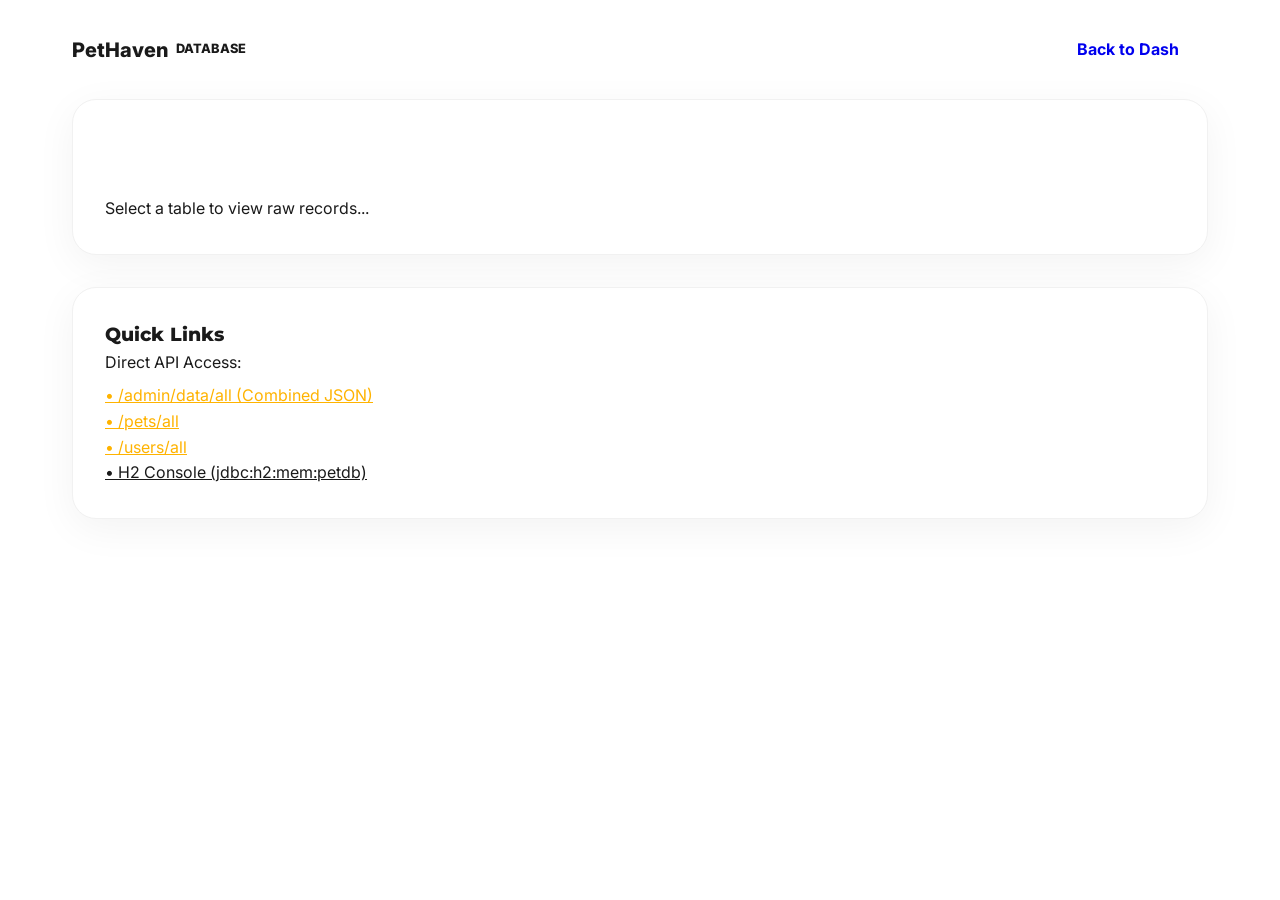
<file: target/classes/static/admin-view.html>
<!DOCTYPE html>
<html lang="en">
<head>
    <meta charset="UTF-8">
    <meta name="viewport" content="width=device-width, initial-scale=1.0">
    <title>Database Visibility | PetHaven</title>
    <link href="https://fonts.googleapis.com/css2?family=Inter:wght@400;600;800&display=swap" rel="stylesheet">
    <link rel="stylesheet" href="css/style.css">
    <style>
        table { width: 100%; border-collapse: collapse; margin-top: 1rem; border-radius: 12px; overflow: hidden; background: rgba(30, 41, 59, 0.4); }
        th, td { padding: 1rem; text-align: left; border-bottom: 1px solid var(--glass-border); }
        th { background: rgba(99, 102, 241, 0.2); color: var(--primary); }
        .tab-btn { padding: 0.5rem 1rem; cursor: pointer; border: 1px solid var(--glass-border); background: none; color: white; border-radius: 8px; margin-right: 0.5rem; transition: 0.3s; }
        .tab-btn.active { background: var(--primary); }
    </style>
</head>
<body>
    <div class="container">
        <header>
            <div class="logo">PetHaven <span style="font-size: 0.8rem; color: var(--accent);">DATABASE</span></div>
            <a href="dashboard-staff.html" class="btn">Back to Dash</a>
        </header>

        <section class="glass-panel">
            <div style="margin-bottom: 2rem;">
                <button class="tab-btn active" onclick="loadTable('users')">Users Table</button>
                <button class="tab-btn" onclick="loadTable('pets')">Pets Table</button>
                <button class="tab-btn" onclick="loadTable('appointments')">Appointments Table</button>
                <button class="tab-btn" onclick="loadTable('queries')">Queries Table</button>
            </div>

            <div id="table-container">
                <p>Select a table to view raw records...</p>
            </div>
        </section>

        <section class="glass-panel" style="margin-top: 2rem;">
            <h3>Quick Links</h3>
            <p>Direct API Access:</p>
            <ul style="margin-top: 0.5rem; list-style: none;">
                <li><a href="/admin/data/all" target="_blank" style="color:var(--primary)">• /admin/data/all (Combined JSON)</a></li>
                <li><a href="/pets/all" target="_blank" style="color:var(--primary)">• /pets/all</a></li>
                <li><a href="/users/all" target="_blank" style="color:var(--primary)">• /users/all</a></li>
                <li><a href="/h2-console" target="_blank" style="color:var(--accent)">• H2 Console (jdbc:h2:mem:petdb)</a></li>
            </ul>
        </section>
    </div>

    <script>
        async function loadTable(type) {
            document.querySelectorAll('.tab-btn').forEach(b => b.classList.remove('active'));
            event.target.classList.add('active');

            const container = document.getElementById('table-container');
            container.innerHTML = '<p>Loading database records...</p>';

            const response = await fetch('/admin/data/all');
            const data = await response.json();
            const records = data[type];

            if (!records || records.length === 0) {
                container.innerHTML = '<p>No records found in this table.</p>';
                return;
            }

            const headers = Object.keys(records[0]);
            let html = '<table><thead><tr>';
            headers.forEach(h => html += `<th>${h}</th>`);
            html += '</tr></thead><tbody>';

            records.forEach(r => {
                html += '<tr>';
                headers.forEach(h => {
                    let val = r[h];
                    if (typeof val === 'object' && val !== null) val = val.name || val.userId || JSON.stringify(val);
                    html += `<td>${val}</td>`;
                });
                html += '</tr>';
            });

            html += '</tbody></table>';
            container.innerHTML = html;
        }

        // Load users by default
        loadTable('users');
    </script>
</body>
</html>
</file>
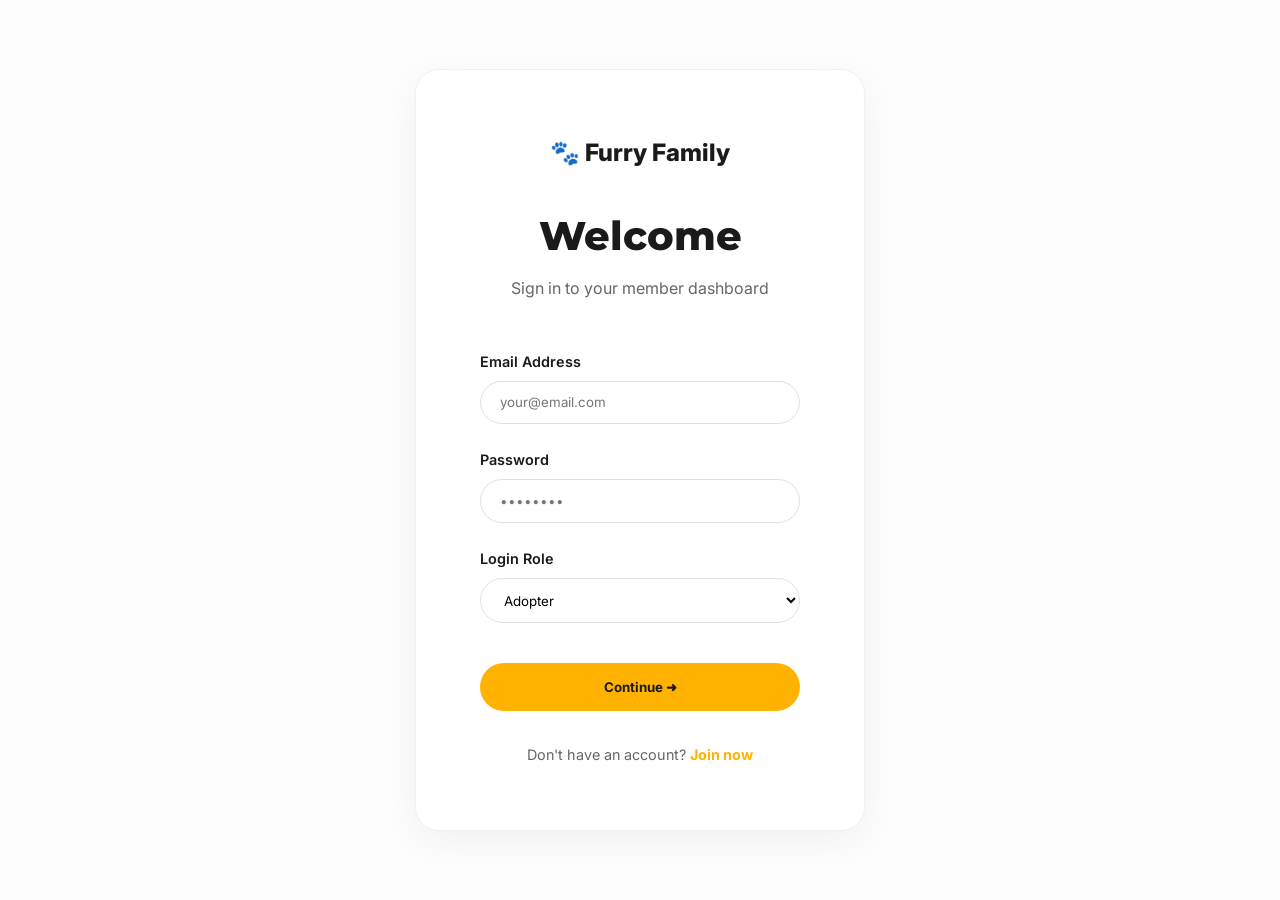
<file: target/classes/static/dashboard-adopter.html>
<!DOCTYPE html>
<html lang="en">
<head>
    <meta charset="UTF-8">
    <meta name="viewport" content="width=device-width, initial-scale=1.0">
    <title>Adopter Dashboard | Furry Family</title>
    <link href="https://fonts.googleapis.com/css2?family=Montserrat:wght@800&family=Inter:wght@400;600;700&display=swap" rel="stylesheet">
    <link rel="stylesheet" href="css/style.css">
</head>
<body style="background: #fafafa;">
    <div class="container">
        <header>
            <a href="index.html" class="logo">🐾 Furry Family <span style="font-size: 0.7rem; background: var(--primary); padding: 4px 10px; border-radius: 20px; color: black; margin-left:10px;">ADOPTER</span></a>
            <div style="display: flex; gap: 1.5rem; align-items: center;">
                <span id="user-display" style="font-weight: 700;"></span>
                <button class="btn btn-outline" style="padding: 0.5rem 1.2rem;" onclick="logout()">Logout</button>
            </div>
        </header>

        <nav class="dash-nav">
            <button class="btn btn-primary" onclick="showSection('pets')">Browse Furry Friends</button>
            <button class="btn btn-outline" onclick="showSection('appointments')">My Appointments</button>
            <button class="btn btn-outline" onclick="showSection('adoptions')">My Adoptions</button>
            <button class="btn btn-outline" onclick="showSection('queries')">Help Requests</button>
        </nav>

        <section id="pets-section" class="dash-section">
            <h2 style="margin-bottom: 2rem; font-size: 2rem;">Ready for adoption</h2>
            <div id="pet-grid" class="pet-grid"></div>
        </section>

        <section id="appointments-section" class="dash-section" style="display: none;">
            <h2 style="margin-bottom: 2rem; font-size: 2rem;">My Scheduled Visits</h2>
            <div id="appointment-list"></div>
        </section>

        <section id="adoptions-section" class="dash-section" style="display: none;">
            <h2 style="margin-bottom: 2rem; font-size: 2rem;">My Adoptions</h2>
            <div id="adoption-list"></div>
        </section>

        <section id="queries-section" class="dash-section" style="display: none;">
            <div style="display: flex; justify-content: space-between; align-items: center; margin-bottom: 2rem;">
                <h2 style="font-size: 2rem;">Support</h2>
                <button class="btn btn-primary" onclick="openModal('query-modal')">Ask a Question</button>
            </div>
            
            <div style="margin-bottom: 3rem;">
                <h3 style="margin-bottom: 1.5rem; color: var(--primary); font-size: 1.2rem;">Frequently Asked Questions</h3>
                <div id="faq-container">
                    <div class="faq-item glass-panel" onclick="toggleFAQ(this)" style="cursor: pointer; margin-bottom: 1rem; padding: 1.2rem;">
                        <div style="display: flex; justify-content: space-between; align-items: center;">
                            <p style="font-weight: 600; margin: 0;">How do I start the adoption process?</p>
                            <span class="faq-icon" style="transition: transform 0.3s;">▼</span>
                        </div>
                        <div class="faq-answer" style="display: none; margin-top: 1rem; color: var(--text-muted); line-height: 1.5;">
                            Browse our "Furry Friends" tab, click "Adopt" to schedule a visit, and once your visit is completed and approved by staff, you'll be able to finalize the adoption directly from your dashboard.
                        </div>
                    </div>

                    <div class="faq-item glass-panel" onclick="toggleFAQ(this)" style="cursor: pointer; margin-bottom: 1rem; padding: 1.2rem;">
                        <div style="display: flex; justify-content: space-between; align-items: center;">
                            <p style="font-weight: 600; margin: 0;">What should I bring to my scheduled visit?</p>
                            <span class="faq-icon" style="transition: transform 0.3s;">▼</span>
                        </div>
                        <div class="faq-answer" style="display: none; margin-top: 1rem; color: var(--text-muted); line-height: 1.5;">
                            Please bring a valid photo ID and proof of residence. This helps us verify your information and ensures a safe environment for our animals.
                        </div>
                    </div>

                    <div class="faq-item glass-panel" onclick="toggleFAQ(this)" style="cursor: pointer; margin-bottom: 1rem; padding: 1.2rem;">
                        <div style="display: flex; justify-content: space-between; align-items: center;">
                            <p style="font-weight: 600; margin: 0;">Are the pets vaccinated?</p>
                            <span class="faq-icon" style="transition: transform 0.3s;">▼</span>
                        </div>
                        <div class="faq-answer" style="display: none; margin-top: 1rem; color: var(--text-muted); line-height: 1.5;">
                            Yes! We ensure all pets listed as "Available" have up-to-date vaccinations. You can check the specific vaccination status on each pet's card in the browsing section.
                        </div>
                    </div>

                    <div class="faq-item glass-panel" onclick="toggleFAQ(this)" style="cursor: pointer; margin-bottom: 1rem; padding: 1.2rem;">
                        <div style="display: flex; justify-content: space-between; align-items: center;">
                            <p style="font-weight: 600; margin: 0;">Can I cancel or reschedule an appointment?</p>
                            <span class="faq-icon" style="transition: transform 0.3s;">▼</span>
                        </div>
                        <div class="faq-answer" style="display: none; margin-top: 1rem; color: var(--text-muted); line-height: 1.5;">
                            You can cancel any "Pending" visit directly from your "My Appointments" tab. For rescheduling, please cancel your current request and book a new time slot that works for you.
                        </div>
                    </div>

                    <div class="faq-item glass-panel" onclick="toggleFAQ(this)" style="cursor: pointer; margin-bottom: 1rem; padding: 1.2rem;">
                        <div style="display: flex; justify-content: space-between; align-items: center;">
                            <p style="font-weight: 600; margin: 0;">How long does the approval process take?</p>
                            <span class="faq-icon" style="transition: transform 0.3s;">▼</span>
                        </div>
                        <div class="faq-answer" style="display: none; margin-top: 1rem; color: var(--text-muted); line-height: 1.5;">
                            Our staff typically reviews visit requests within 24-48 hours. You will see the status update from "Pending" to "Approved" in your appointments log as soon as it's processed.
                        </div>
                    </div>
                </div>
            </div>

            <h3 style="margin-bottom: 1.5rem; color: var(--primary); font-size: 1.2rem;">Your Recent Inquiries</h3>
            <div id="query-list"></div>
        </section>
    </div>

    <!-- Modals -->
    <div id="booking-modal" class="modal-overlay">
        <div class="modal">
            <h2 id="booking-title" style="margin-bottom: 1.5rem;">Schedule Visit</h2>
            <form id="booking-form">
                <input type="hidden" id="booking-pet-id">
                <div class="form-group"><label>Date</label><input type="date" id="book-date" required></div>
                <div class="form-group">
                    <label>Time Slot</label>
                    <select id="book-time" required>
                        <option value="">Select a slot</option>
                        <option value="10:00">10:00 AM - 11:00 AM</option>
                        <option value="11:00">11:00 AM - 12:00 PM</option>
                        <option value="12:00">12:00 PM - 1:00 PM</option>
                        <option value="13:00">1:00 PM - 2:00 PM</option>
                        <option value="15:00">3:00 PM - 4:00 PM</option>
                        <option value="16:00">4:00 PM - 5:00 PM</option>
                        <option value="17:00">5:00 PM - 6:00 PM</option>
                        <option value="18:00">6:00 PM - 7:00 PM</option>
                        <option value="19:00">7:00 PM - 8:00 PM</option>
                    </select>
                </div>
                <p style="color:var(--text-muted); font-size:0.85rem; margin-top:0.5rem;">Available Monday to Sunday. Break: 2:00 PM - 3:00 PM.</p>
                <div style="display: flex; gap: 1rem; margin-top: 2rem;">
                    <button type="submit" class="btn btn-primary" style="flex: 1;">Book Now</button>
                    <button type="button" class="btn btn-outline" style="flex: 1;" onclick="closeModal('booking-modal')">Cancel</button>
                </div>
            </form>
        </div>
    </div>

    <div id="query-modal" class="modal-overlay">
        <div class="modal">
            <h2 style="margin-bottom: 1.5rem;">New Inquiry</h2>
            <form id="ask-query-form">
                <div class="form-group">
                    <label>Your Message</label>
                    <textarea id="query-text" required rows="5" placeholder="How can we help?"></textarea>
                </div>
                <div style="display: flex; gap: 1rem; margin-top: 2rem;">
                    <button type="submit" class="btn btn-primary" style="flex: 1;">Send Query</button>
                    <button type="button" class="btn btn-outline" style="flex: 1;" onclick="closeModal('query-modal')">Close</button>
                </div>
            </form>
        </div>
    </div>

    <script src="js/dashboard-adopter.js"></script>
    <script>
        const u = JSON.parse(localStorage.getItem('user'));
        if (!u || !u.userType.includes('ADOPTER')) window.location.href = 'login.html';
        document.getElementById('user-display').innerText = u.name;
        function logout() { localStorage.removeItem('user'); window.location.href = 'login.html'; }
        function openModal(id) { document.getElementById(id).style.display = 'flex'; }
        function closeModal(id) { document.getElementById(id).style.display = 'none'; }

        function toggleFAQ(el) {
            const answer = el.querySelector('.faq-answer');
            const icon = el.querySelector('.faq-icon');
            if (answer.style.display === 'none') {
                answer.style.display = 'block';
                icon.style.transform = 'rotate(180deg)';
                el.style.borderColor = 'var(--primary)';
            } else {
                answer.style.display = 'none';
                icon.style.transform = 'rotate(0deg)';
                el.style.borderColor = 'transparent';
            }
        }
    </script>
</body>
</html>
</file>
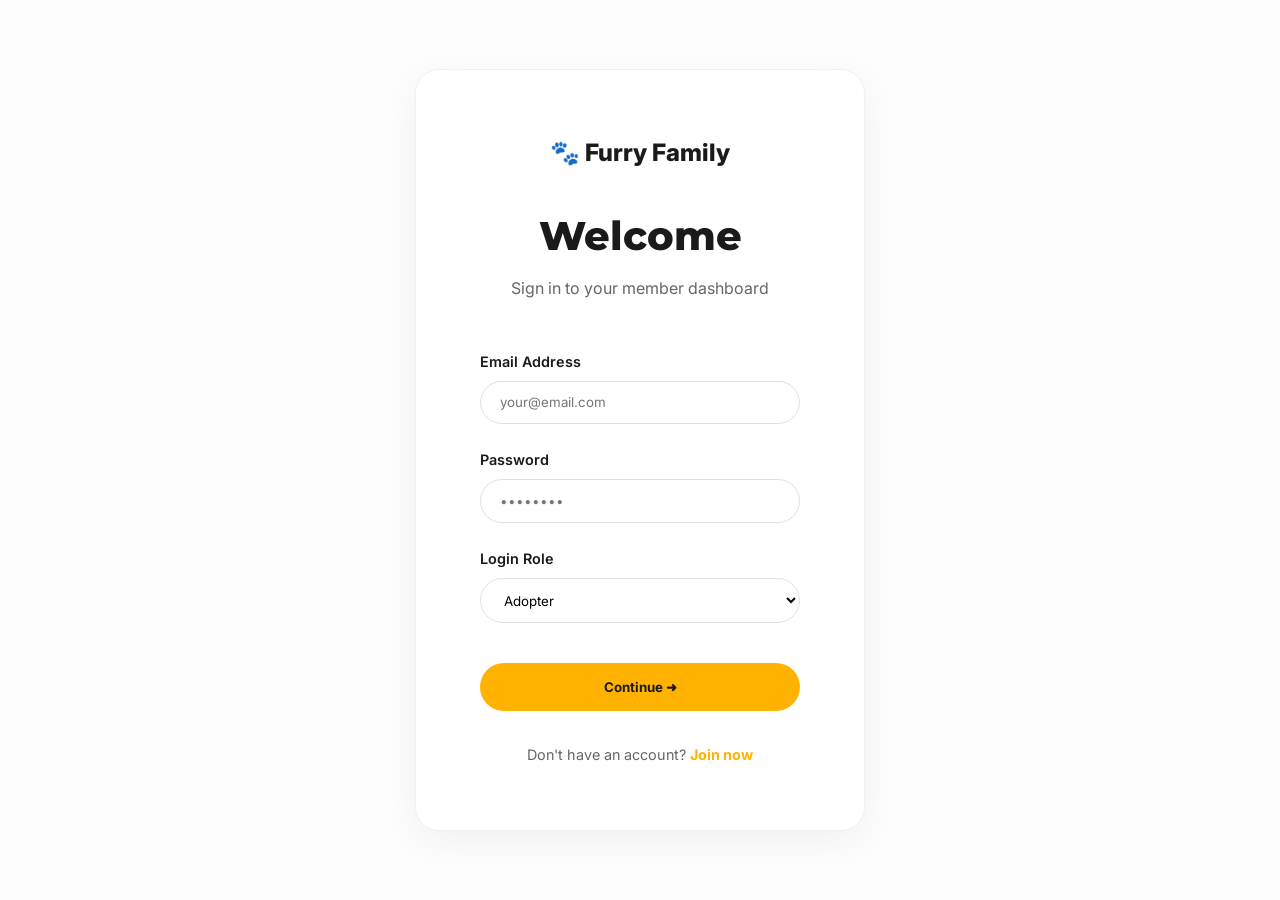
<file: target/classes/static/dashboard-breeder.html>
<!DOCTYPE html>
<html lang="en">
<head>
    <meta charset="UTF-8">
    <meta name="viewport" content="width=device-width, initial-scale=1.0">
    <title>Breeder Dashboard | Furry Family</title>
    <link href="https://fonts.googleapis.com/css2?family=Montserrat:wght@800&family=Inter:wght@400;600;700&display=swap" rel="stylesheet">
    <link rel="stylesheet" href="css/style.css">
</head>
<body style="background: #fafafa;">
    <div class="container">
        <header>
            <a href="index.html" class="logo">🐾 Furry Family <span style="font-size: 0.7rem; background: var(--primary); padding: 4px 10px; border-radius: 20px; color: black; margin-left:10px;">BREEDER</span></a>
            <div style="display: flex; gap: 1.5rem; align-items: center;">
                <span id="user-display" style="font-weight: 700;"></span>
                <button class="btn btn-outline" style="padding: 0.5rem 1.2rem;" onclick="logout()">Logout</button>
            </div>
        </header>

        <nav class="dash-nav">
            <button class="btn btn-primary" onclick="showSection('my-pets')">Contribution Log</button>
            <button class="btn btn-outline" onclick="showSection('my-vet-apps')">Vet Appointments</button>
        </nav>

        <section id="my-pets-section" class="dash-section">
            <div style="display: flex; justify-content: space-between; align-items: center; margin-bottom: 2rem;">
                <h2 style="font-size: 2rem;">Registered Pups</h2>
                <button class="btn btn-primary" onclick="openModal('pet-modal')">+ Register New Arrival</button>
            </div>
            <div id="breeder-pet-grid" class="pet-grid"></div>
        </section>

        <section id="my-vet-apps-section" class="dash-section" style="display: none;">
            <h2 style="margin-bottom: 2rem; font-size: 2rem;">Vet Appointments</h2>
            <div id="breeder-vet-app-list"></div>
        </section>

    </div>

    <!-- Registration -->
    <div id="pet-modal" class="modal-overlay">
        <div class="modal">
            <h2 style="margin-bottom: 1.5rem;">New Pet Entry</h2>
            <form id="add-pet-form">
                <div class="form-group"><label>Name</label><input type="text" id="pet-name" required></div>
                <div class="form-group"><label>Specific Breed</label><input type="text" id="pet-species" required placeholder="e.g. Beagle / Maine Coon"></div>
                <div style="display:flex; gap:1rem;">
                    <div class="form-group" style="flex:1;"><label>Age Years</label><input type="number" id="pet-age" min="0" required></div>
                    <div class="form-group" style="flex:1;"><label>Age Months</label><input type="number" id="pet-age-months" min="0" max="11" value="0" required></div>
                </div>
                <div class="form-group"><label>Photo URL</label><input type="text" id="pet-image" placeholder="Paste image link..."></div>
                <div style="display: flex; gap: 1rem; margin-top: 2rem;">
                    <button type="submit" class="btn btn-primary" style="flex: 1;">Finalize Entry</button>
                    <button type="button" class="btn btn-outline" style="flex: 1;" onclick="closeModal('pet-modal')">Cancel</button>
                </div>
            </form>
        </div>
    </div>

    <div id="vet-modal" class="modal-overlay">
        <div class="modal">
            <h2 style="margin-bottom: 1.5rem;">Book Vet Appointment</h2>
            <form id="book-vet-form">
                <input type="hidden" id="vet-pet-id">
                <div class="form-group"><label>Pet</label><input type="text" id="vet-pet-name" readonly></div>
                <div class="form-group"><label>Date</label><input type="date" id="vet-date" required></div>
                <div class="form-group">
                    <label>Time Slot</label>
                    <select id="vet-time" required>
                        <option value="">Select a slot</option>
                        <option value="10:00">10:00 AM - 11:00 AM</option>
                        <option value="11:00">11:00 AM - 12:00 PM</option>
                        <option value="12:00">12:00 PM - 1:00 PM</option>
                        <option value="13:00">1:00 PM - 2:00 PM</option>
                        <option value="15:00">3:00 PM - 4:00 PM</option>
                        <option value="16:00">4:00 PM - 5:00 PM</option>
                        <option value="17:00">5:00 PM - 6:00 PM</option>
                        <option value="18:00">6:00 PM - 7:00 PM</option>
                        <option value="19:00">7:00 PM - 8:00 PM</option>
                    </select>
                </div>
                <p style="color:var(--text-muted); font-size:0.85rem; margin-top:0.5rem;">Available Monday to Sunday. Break: 2:00 PM - 3:00 PM.</p>
                <div style="display: flex; gap: 1rem; margin-top: 2rem;">
                    <button type="submit" class="btn btn-primary" style="flex: 1;">Book Appointment</button>
                    <button type="button" class="btn btn-outline" style="flex: 1;" onclick="closeModal('vet-modal')">Cancel</button>
                </div>
            </form>
        </div>
    </div>

    <script>
        const u = JSON.parse(localStorage.getItem('user'));
        if (!u || u.userType !== 'BREEDER') window.location.href = 'login.html';
        document.getElementById('user-display').innerText = u.name;
        document.getElementById('vet-date').min = new Date().toISOString().split('T')[0];

        function formatAge(pet) {
            const years = Number(pet.age || 0);
            const months = Number(pet.ageMonths || 0);
            const parts = [];
            if (years > 0) parts.push(`${years} year${years === 1 ? '' : 's'}`);
            if (months > 0) parts.push(`${months} month${months === 1 ? '' : 's'}`);
            return parts.length ? parts.join(' ') : '0 months';
        }

        function logout() { localStorage.removeItem('user'); window.location.href = 'login.html'; }
        function openModal(id) { document.getElementById(id).style.display = 'flex'; }
        function closeModal(id) { document.getElementById(id).style.display = 'none'; }

        window.showSection = function(id) {
            document.querySelectorAll('.dash-section').forEach(s => s.style.display = 'none');
            document.getElementById(`${id}-section`).style.display = 'block';

            // Toggle active button style
            document.querySelectorAll('.dash-nav button').forEach(btn => {
                if (btn.getAttribute('onclick').includes(`'${id}'`)) {
                    btn.classList.remove('btn-outline');
                    btn.classList.add('btn-primary');
                } else {
                    btn.classList.remove('btn-primary');
                    btn.classList.add('btn-outline');
                }
            });

            if (id === 'my-pets') loadMyPets();
            if (id === 'my-vet-apps') loadMyVetApps();
        }

        async function loadMyPets() {
            const res = await fetch(`/pets/my-registrations?userId=${u.userId}&userType=BREEDER`);
            const pets = await res.json();
            const grid = document.getElementById('breeder-pet-grid');
            const statusColor = { AVAILABLE: '#55efc4', REJECTED: '#ff7675', REGISTERED: '#f1c40f', UNDER_REVIEW: '#74b9ff', ADOPTED: '#a29bfe' };
            grid.innerHTML = pets.length ? pets.map(p => `
                <div class="pet-card">
                    <img src="${p.imageUrl || 'img/pet.png'}" alt="${p.name}">
                    <div class="pet-info">
                        <span style="color:var(--primary); font-size:0.7rem; font-weight:800; text-transform:uppercase;">${p.species}</span>
                        <h3 style="margin:0.5rem 0">${p.name}</h3>
                        <p style="color:var(--text-muted); font-size:0.85rem">Age: ${formatAge(p)}</p>
                        <span class="status-tag" style="background:${statusColor[p.availabilityStatus] || '#ccc'}; color:black; font-size:0.75rem; margin-top:0.5rem; display:inline-block;">
                            ${p.availabilityStatus}
                        </span>
                        <div style="margin-top: 1rem;">
                            ${p.availabilityStatus === 'REGISTERED' ? `
                                <button class="btn btn-outline" onclick="openVetModal(${p.petId}, '${encodeURIComponent(p.name)}')">
                                    Book Vet Appointment
                                </button>
                            ` : `
                                <p style="color:var(--text-muted); font-size:0.85rem; margin:0;">Vet booking is only available while status is REGISTERED.</p>
                            `}
                        </div>
                    </div>
                </div>
            `).join('') : '<p style="color:var(--text-muted)">No pets registered yet.</p>';
        }

        window.openVetModal = function(petId, encodedName) {
            document.getElementById('vet-pet-id').value = petId;
            document.getElementById('vet-pet-name').value = decodeURIComponent(encodedName);
            document.getElementById('book-vet-form').reset();
            document.getElementById('vet-pet-id').value = petId;
            document.getElementById('vet-pet-name').value = decodeURIComponent(encodedName);
            document.getElementById('vet-date').min = new Date().toISOString().split('T')[0];
            openModal('vet-modal');
        }

        document.getElementById('add-pet-form').addEventListener('submit', async (e) => {
            e.preventDefault();
            await fetch('/pets/add', {
                method: 'POST',
                headers: {'Content-Type': 'application/json'},
                body: JSON.stringify({
                    name: document.getElementById('pet-name').value,
                    species: document.getElementById('pet-species').value,
                    age: document.getElementById('pet-age').value,
                    ageMonths: document.getElementById('pet-age-months').value,
                    imageUrl: document.getElementById('pet-image').value || 'img/pet.png',
                    availabilityStatus: 'REGISTERED',
                    registeredById: u.userId,
                    registeredByType: 'BREEDER'
                })
            });
            alert('Entry registered.');
            closeModal('pet-modal');
            loadMyPets();
        });

        document.getElementById('book-vet-form').addEventListener('submit', async (e) => {
            e.preventDefault();

            const response = await fetch('/vetappointments/book', {
                method: 'POST',
                headers: {'Content-Type': 'application/json'},
                body: JSON.stringify({
                    petId: Number(document.getElementById('vet-pet-id').value),
                    userId: u.userId,
                    date: document.getElementById('vet-date').value,
                    time: document.getElementById('vet-time').value
                })
            });

            if (!response.ok) {
                let message = 'Unable to book appointment.';
                try {
                    const errorPayload = await response.json();
                    message = errorPayload.error || message;
                } catch (err) {
                    const errorText = await response.text();
                    if (errorText) message = errorText;
                }
                alert(message);
                return;
            }

            alert('Vet appointment booked.');
            closeModal('vet-modal');
            loadMyPets();
            loadMyVetApps();
        });

        async function loadMyVetApps() {
            try {
                const res = await fetch('/vetappointments/all');
                const apps = await res.json();
                const mine = apps.filter(a => a.user && a.user.userId === u.userId);
                const list = document.getElementById('breeder-vet-app-list');

                list.innerHTML = mine.length ? mine.map(a => {
                    const statusColor = {
                        BOOKED: '#ffd166',
                        CONFIRMED: '#06d6a0',
                        COMPLETED: '#118ab2',
                        CANCELLED: '#ef476f',
                        REJECTED: '#999'
                    }[a.status] || 'var(--primary)';

                    return `
                        <div class="glass-panel" style="margin-bottom:1rem">
                            <span class="status-tag" style="background:${statusColor}; color:black">
                                ${a.status}
                            </span>
                            <h3 style="margin-top:0.5rem">
                                Vet Visit for ${a.pet ? a.pet.name : 'Unknown Pet'}
                            </h3>
                            <p style="color:var(--text-muted)">
                                📅 ${a.date} | ⏰ ${a.time}
                            </p>
                            <p style="color:var(--text-muted)">
                                Type: ${a.appointmentType}
                            </p>
                            <div style="margin-top: 1rem; display:flex; gap:0.5rem;">
                                ${a.status !== 'CANCELLED' && a.status !== 'COMPLETED' ? `
                                    <button class="btn btn-outline" onclick="cancelVetApp(${a.appointmentId})">
                                        Cancel
                                    </button>
                                ` : ''}
                            </div>
                        </div>
                    `;
                }).join('') : '<p>No vet appointments yet.</p>';
            } catch (err) {
                console.error(err);
                document.getElementById('breeder-vet-app-list').innerHTML =
                    '<p>Error loading vet appointments.</p>';
            }
        }

        async function cancelVetApp(id) {
            if (!confirm('Cancel this appointment?')) return;

            await fetch(`/vetappointments/${id}`, {
                method: 'DELETE'
            });

            loadMyVetApps();
        }

        showSection('my-pets');


    </script>
</body>
</html>
</file>
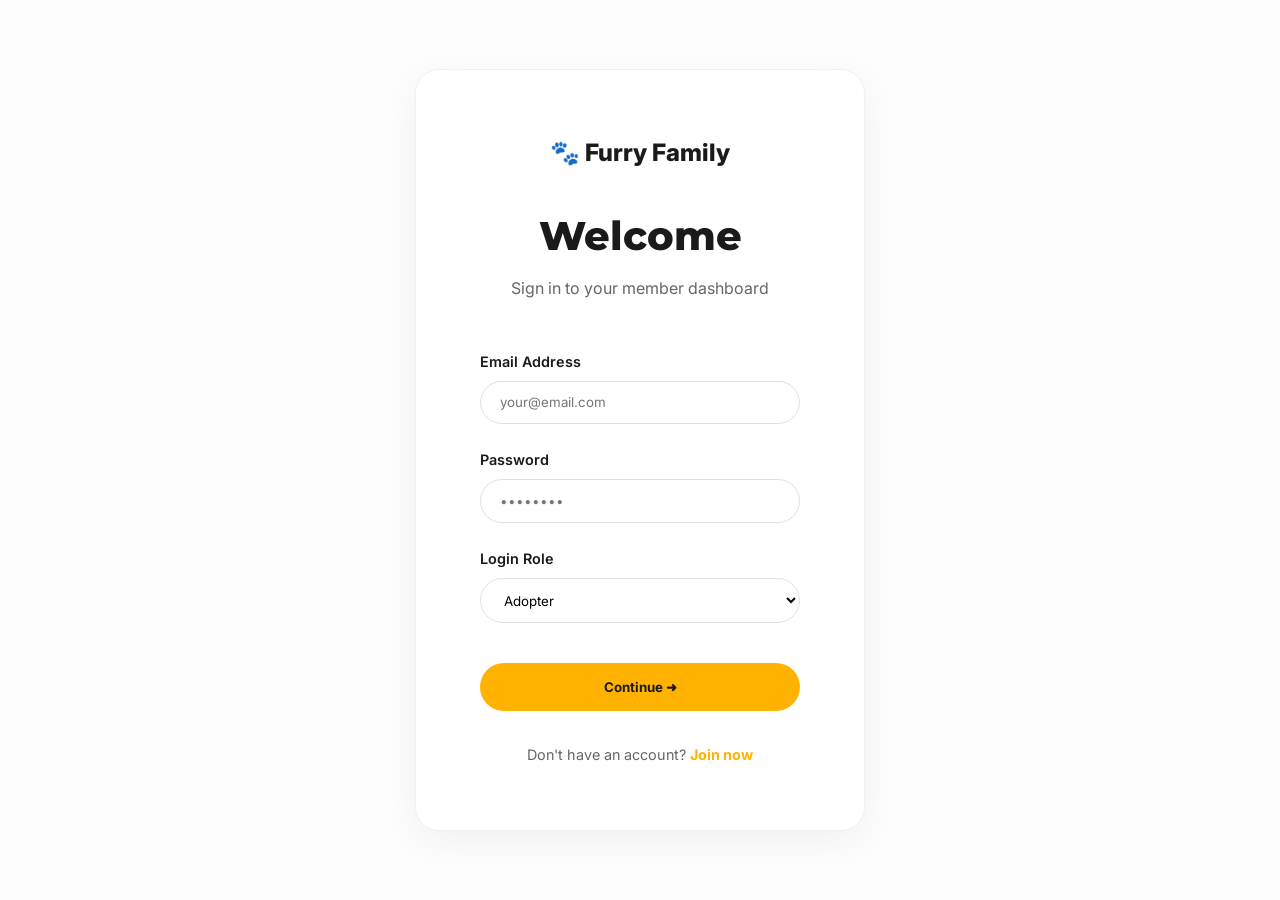
<file: target/classes/static/dashboard-staff.html>
<!DOCTYPE html>
<html lang="en">

<head>
    <meta charset="UTF-8">
    <meta name="viewport" content="width=device-width, initial-scale=1.0">
    <title>Staff Dashboard | Furry Family</title>
    <link href="https://fonts.googleapis.com/css2?family=Montserrat:wght@800&family=Inter:wght@400;600;700&display=swap"
        rel="stylesheet">
    <link rel="stylesheet" href="css/style.css">
</head>

<body style="background: #fafafa;">
    <div class="container">
        <header>
            <a href="index.html" class="logo">🐾 Furry Family <span
                    style="font-size: 0.7rem; background: var(--text-dark); padding: 4px 10px; border-radius: 20px; color: white; margin-left:10px;">SHELTER
                    STAFF</span></a>
            <div style="display: flex; gap: 1.5rem; align-items: center;">
                <span id="user-display" style="font-weight: 700;"></span>
                <button class="btn btn-outline" style="padding: 0.5rem 1.2rem;" onclick="logout()">Logout</button>
            </div>
        </header>

        <nav class="dash-nav">
            <button class="btn btn-primary" onclick="showSection('manage-pets')">Manage Listings</button>
            <button class="btn btn-outline" onclick="showSection('manage-apps')">Visiting Log</button>
            <button class="btn btn-outline" onclick="showSection('queries')">User Inquiries</button>
            <button class="btn btn-outline" onclick="showSection('tasks')">Task Oversight</button>
            <button class="btn btn-outline" onclick="showSection('volunteers')">Volunteer Status</button>
            <button class="btn btn-outline" onclick="showSection('pending-approvals')">Pending Approvals</button>
            <button class="btn btn-outline" onclick="showSection('adopted-pets')">Adopted</button>
        </nav>

        <section id="manage-pets-section" class="dash-section">
            <div style="display: flex; justify-content: space-between; align-items: center; margin-bottom: 2rem;">
                <h2 style="font-size: 2rem;">Current Residents</h2>
                <button class="btn btn-primary" onclick="openModal('pet-modal')">+ Add Record</button>
            </div>
            <div id="staff-pet-grid" class="pet-grid"></div>
        </section>

        <section id="manage-apps-section" class="dash-section" style="display: none;">
            <h2 style="margin-bottom: 2rem; font-size: 2rem;">Appointments Management</h2>
            
            <div class="category-header" onclick="toggleCategory('staff-vet-list', 'vet-chevron')" style="cursor: pointer; display: flex; align-items: center; gap: 0.5rem; margin-top: 2rem;">
                <h3 style="margin: 0; font-size: 1.4rem; color: #818cf8;">🩺 Vet Evaluations</h3>
                <span id="vet-chevron" style="transition: transform 0.3s;">▼</span>
            </div>
            <div id="staff-vet-list" style="margin-top: 1rem;"></div>

            <div class="category-header" onclick="toggleCategory('staff-visitor-list', 'visitor-chevron')" style="cursor: pointer; display: flex; align-items: center; gap: 0.5rem; margin-top: 2.5rem;">
                <h3 style="margin: 0; font-size: 1.4rem; color: #dfa164;">🏠 Visiting Appointments</h3>
                <span id="visitor-chevron" style="transition: transform 0.3s;">▼</span>
            </div>
            <div id="staff-visitor-list" style="margin-top: 1rem;"></div>
        </section>

        <section id="queries-section" class="dash-section" style="display: none;">
            <h2 style="margin-bottom: 2rem; font-size: 2rem;">Help Requests</h2>
            <div id="staff-query-list"></div>
        </section>

        <section id="tasks-section" class="dash-section" style="display: none;">
            <div style="display: flex; justify-content: space-between; align-items: center; margin-bottom: 2rem;">
                <h2 style="font-size: 2rem;">Volunteer Assignments</h2>
                <button class="btn btn-primary" onclick="openModal('task-modal')">+ Publish Task</button>
            </div>
            <div id="staff-task-list"></div>
        </section>

        <section id="volunteers-section" class="dash-section" style="display: none;">
            <h2 style="margin-bottom: 2rem; font-size: 2rem;">Volunteer Availability</h2>
            <div id="volunteer-status-list"></div>
        </section>

        <section id="pending-approvals-section" class="dash-section" style="display: none;">
            <h2 style="margin-bottom: 2rem; font-size: 2rem;">Pending Approvals</h2>
            <div id="pending-approvals-list"></div>
        </section>

        <section id="adopted-pets-section" class="dash-section" style="display: none;">
            <h2 style="margin-bottom: 2rem; font-size: 2rem;">Adopted Pets</h2>
            <div id="adopted-pet-grid" class="pet-grid"></div>
        </section>

    </div>

    <!-- Modals -->
    <div id="pet-modal" class="modal-overlay">
        <div class="modal">
            <h2>Pet Registration</h2>
            <form id="add-pet-form">
                <div class="form-group"><label>Name</label><input type="text" id="pet-name" required></div>
                <div class="form-group"><label>Species</label><input type="text" id="pet-species" required
                        placeholder="Dog / Cat"></div>
                <div style="display:flex; gap:1rem;">
                    <div class="form-group" style="flex:1;"><label>Age Years</label><input type="number" id="pet-age" min="0" required></div>
                    <div class="form-group" style="flex:1;"><label>Age Months</label><input type="number" id="pet-age-months" min="0" max="11" value="0" required></div>
                </div>
                <div class="form-group"><label>Health Status</label><input type="text" id="pet-health" value="Healthy">
                </div>
                <div class="form-group"><label>Image URL</label><input type="text" id="pet-img"
                        placeholder="img/pet.png"></div>
                <div class="form-group"><label>Vaccinated?</label><select id="pet-vacc">
                        <option value="true">Yes</option>
                        <option value="false">No</option>
                    </select></div>
                <div style="display: flex; gap: 1rem; margin-top: 1rem;">
                    <button type="submit" class="btn btn-primary" style="flex: 1;">Save Entry</button>
                    <button type="button" class="btn btn-outline" style="flex: 1;"
                        onclick="closeModal('pet-modal')">Cancel</button>
                </div>
            </form>
        </div>
    </div>

    <div id="vet-check-modal" class="modal-overlay">
        <div class="modal">
            <h2>Schedule Vet Evaluation</h2>
            <form id="vet-check-form">
                <input type="hidden" id="vet-pet-id">
                <div class="form-group"><label>Requested Date</label><input type="date" id="vet-date" required></div>
                <div class="form-group">
                    <label>Requested Time Slot</label>
                    <select id="vet-time" required>
                        <option value="">Select a slot</option>
                        <option value="10:00">10:00 AM - 11:00 AM</option>
                        <option value="11:00">11:00 AM - 12:00 PM</option>
                        <option value="12:00">12:00 PM - 1:00 PM</option>
                        <option value="13:00">1:00 PM - 2:00 PM</option>
                        <option value="15:00">3:00 PM - 4:00 PM</option>
                        <option value="16:00">4:00 PM - 5:00 PM</option>
                        <option value="17:00">5:00 PM - 6:00 PM</option>
                        <option value="18:00">6:00 PM - 7:00 PM</option>
                        <option value="19:00">7:00 PM - 8:00 PM</option>
                    </select>
                </div>
                <p style="color:var(--text-muted); font-size:0.85rem; margin-top:0.5rem;">Available Monday to Sunday. Break: 2:00 PM - 3:00 PM.</p>
                <div style="display: flex; gap: 1rem; margin-top: 1.5rem;">
                    <button type="submit" class="btn btn-primary" style="flex: 1;">Create Checkup</button>
                    <button type="button" class="btn btn-outline" style="flex: 1;"
                        onclick="closeModal('vet-check-modal')">Close</button>
                </div>
            </form>
        </div>
    </div>

    <div id="task-modal" class="modal-overlay">
        <div class="modal">
            <h2>New Volunteer Task</h2>
            <form id="add-task-form">
                <div class="form-group"><label>Task Title</label><input type="text" id="task-desc" required></div>
                <div class="form-group"><label>Details</label><textarea id="task-specs" rows="3"></textarea></div>
                <div style="display: flex; gap: 1rem; margin-top: 1.5rem;">
                    <button type="submit" class="btn btn-primary" style="flex: 1;">Assign</button>
                    <button type="button" class="btn btn-outline" style="flex: 1;"
                        onclick="closeModal('task-modal')">Cancel</button>
                </div>
            </form>
        </div>
    </div>

    <div id="response-modal" class="modal-overlay">
        <div class="modal">
            <h2>Reply to Inquirer</h2>
            <form id="response-form">
                <input type="hidden" id="resp-query-id">
                <div class="form-group"><label>Message</label><textarea id="resp-text" required rows="5"></textarea>
                </div>
                <div style="display: flex; gap: 1rem; margin-top: 1.5rem;">
                    <button type="submit" class="btn btn-primary" style="flex: 1;">Resolve & Send</button>
                    <button type="button" class="btn btn-outline" style="flex: 1;"
                        onclick="closeModal('response-modal')">Cancel</button>
                </div>
            </form>
        </div>
    </div>

    <script src="js/dashboard-staff.js"></script>
    <script>
        const u = JSON.parse(localStorage.getItem('user'));
        if (!u || !u.userType.includes('STAFF')) window.location.href = 'login.html';
        document.getElementById('user-display').innerText = u.name;
        function logout() { localStorage.removeItem('user'); window.location.href = 'login.html'; }
        function openModal(id) { document.getElementById(id).style.display = 'flex'; }
        function closeModal(id) { document.getElementById(id).style.display = 'none'; }
    </script>
</body>

</html>
</file>
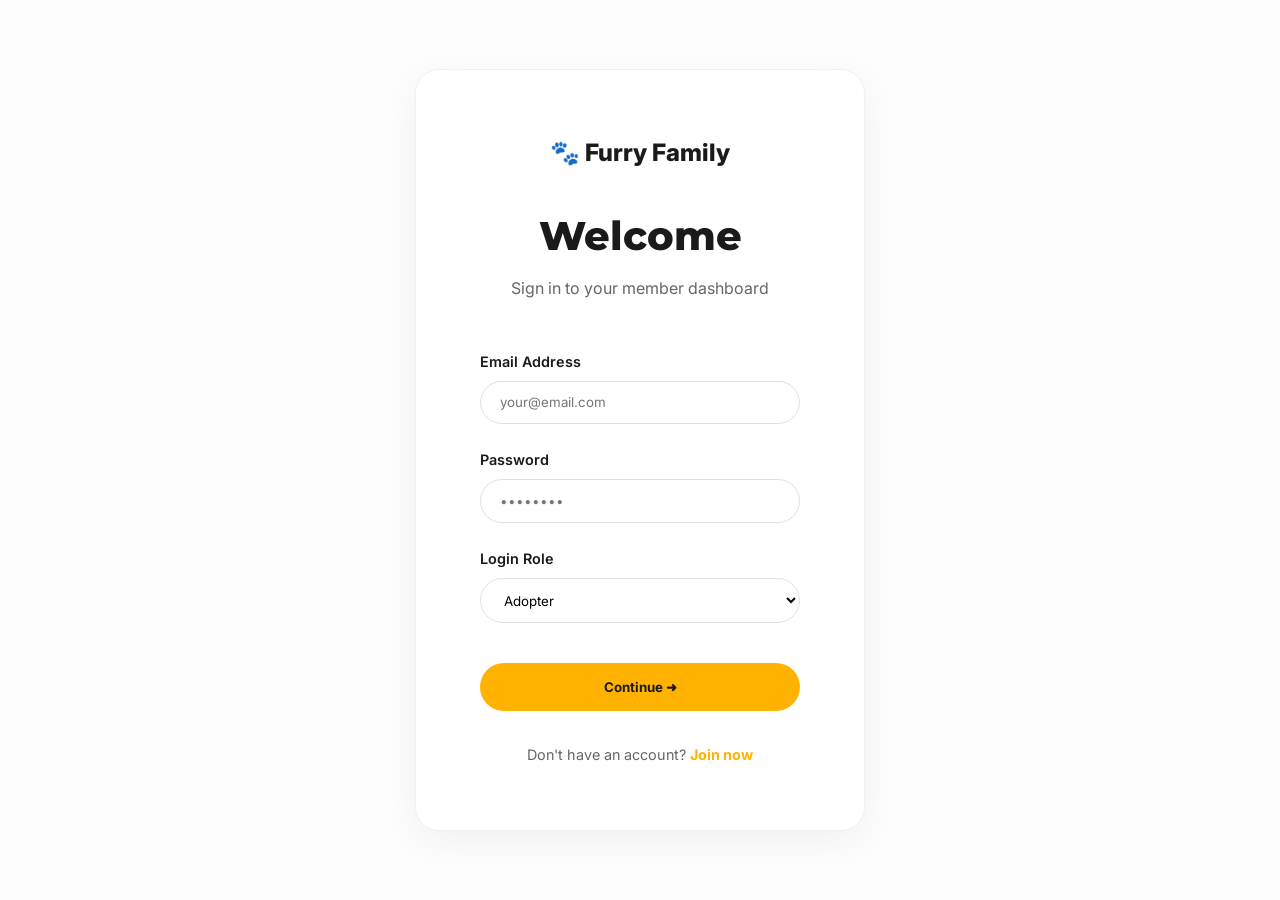
<file: target/classes/static/dashboard-vet.html>
<!DOCTYPE html>
<html lang="en">
<head>
    <meta charset="UTF-8">
    <meta name="viewport" content="width=device-width, initial-scale=1.0">
    <title>Vet Dashboard | Furry Family</title>
    <link href="https://fonts.googleapis.com/css2?family=Montserrat:wght@800&family=Inter:wght@400;600;700&display=swap" rel="stylesheet">
    <link rel="stylesheet" href="css/style.css">
</head>
<body style="background: #fafafa;">
    <div class="container">
        <header>
            <a href="index.html" class="logo">🐾 Furry Family <span style="font-size: 0.7rem; background: var(--primary); padding: 4px 10px; border-radius: 20px; color: black; margin-left:10px;">VETERINARIAN</span></a>
            <div style="display: flex; gap: 1.5rem; align-items: center;">
                <span id="user-display" style="font-weight: 700;"></span>
                <button class="btn btn-outline" style="padding: 0.5rem 1.2rem;" onclick="logout()">Logout</button>
            </div>
        </header>

        <section id="vet-checks-section">
            <h2 style="margin-bottom: 2rem; font-size: 2rem;">Incoming Medical Logs</h2>
            <div id="vet-app-list" class="pet-grid"></div>
        </section>
    </div>

    <!-- Medical Modal -->
    <div id="health-modal" class="modal-overlay">
        <div class="modal">
            <h2>Medical Assessment</h2>
            <form id="health-form">
                <input type="hidden" id="health-pet-id">
                <input type="hidden" id="health-app-id">
                <div class="form-group">
                    <label>Findings & Observations</label>
                    <textarea id="health-status" required rows="4" placeholder="Update status..."></textarea>
                </div>
                <div class="form-group">
                    <label>Vaccination Administered?</label>
                    <select id="health-vacc">
                        <option value="true">Yes</option>
                        <option value="false">No</option>
                    </select>
                </div>
                <div style="display: flex; gap: 1rem; margin-top: 2rem;">
                    <button type="submit" class="btn btn-primary" style="flex: 1;">Finalize Record</button>
                    <button type="button" class="btn btn-outline" style="flex: 1;" onclick="closeModal('health-modal')">Discard</button>
                </div>
            </form>
        </div>
    </div>

    <script>
        const u = JSON.parse(localStorage.getItem('user'));
        if (!u || u.userType !== 'VETERINARIAN') window.location.href = 'login.html';
        document.getElementById('user-display').innerText = u.name;

        async function loadVetChecks() {
            const res = await fetch('/appointments/all');
            const apps = await res.json();
            const checks = apps.filter(a => a.appointmentType === 'VET_CHECK' && a.status !== 'COMPLETED');
            const list = document.getElementById('vet-app-list');
            list.innerHTML = checks.length ? checks.map(a => `
                <div class="pet-card">
                    <img src="${a.pet ? a.pet.imageUrl || 'img/pet.png' : 'img/pet.png'}" alt="Pet">
                    <div class="pet-info">
                        <span style="color:var(--primary); font-size:0.7rem; font-weight:800; text-transform:uppercase;">${a.pet?a.pet.species:'Inquiry'}</span>
                        <h3 style="margin:0.5rem 0">${a.pet ? a.pet.name : 'Unknown Resident'}</h3>
                        <p style="color:var(--text-muted); font-size:0.85rem">Scheduled: ${a.date}</p>
                        <button class="btn btn-primary" style="width:100%; margin-top:1.5rem" onclick="openMedicalModal(${a.pet.petId}, ${a.appointmentId}, '${a.pet.healthStatus || ''}', ${a.pet.vaccinationStatus})">Process Results</button>
                    </div>
                </div>
            `).join('') : '<p>All medical checks completed.</p>';
        }

        function openMedicalModal(petId, appId, health, vacc) {
            document.getElementById('health-pet-id').value = petId;
            document.getElementById('health-app-id').value = appId;
            document.getElementById('health-status').value = health;
            document.getElementById('health-vacc').value = vacc ? 'true' : 'false';
            document.getElementById('health-modal').style.display = 'flex';
        }

        document.getElementById('health-form').addEventListener('submit', async (e) => {
            e.preventDefault();
            const pid = document.getElementById('health-pet-id').value;
            const aid = document.getElementById('health-app-id').value;
            await fetch(`/pets/${pid}/vaccination?status=${document.getElementById('health-vacc').value === 'true'}`, { method: 'PATCH' });
            await fetch(`/pets/add`, {
                method: 'POST',
                headers: {'Content-Type': 'application/json'},
                body: JSON.stringify({ petId: pid, healthStatus: document.getElementById('health-status').value })
            });
            await fetch(`/appointments/${aid}`, { method: 'DELETE' }); 
            alert('Medical assessment logged.');
            closeModal('health-modal');
            loadVetChecks();
        });

        function logout() { localStorage.removeItem('user'); window.location.href = 'login.html'; }
        function closeModal(id) { document.getElementById(id).style.display = 'none'; }
        loadVetChecks();
    </script>
</body>
</html>
</file>
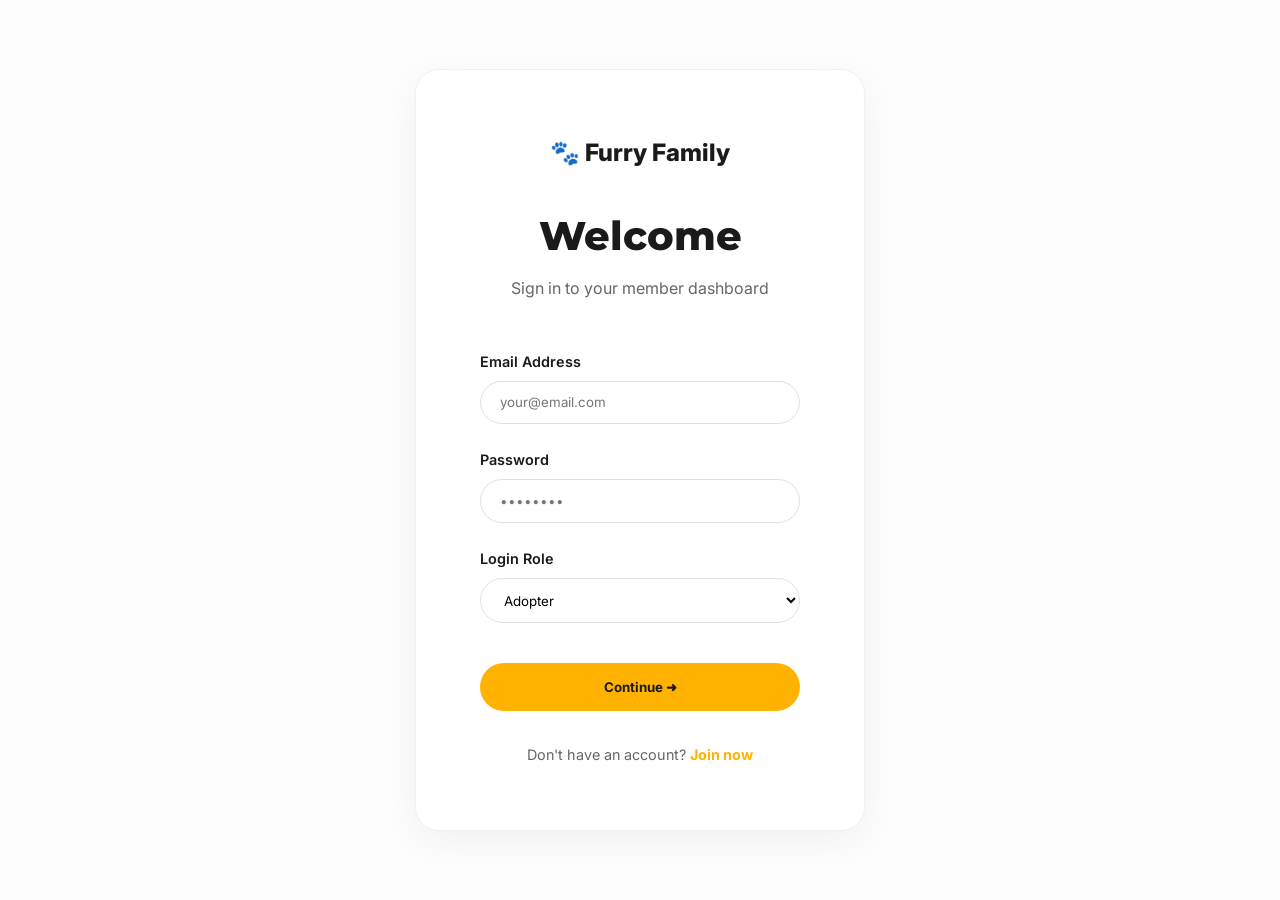
<file: target/classes/static/dashboard-volunteer.html>
<!DOCTYPE html>
<html lang="en">
<head>
    <meta charset="UTF-8">
    <meta name="viewport" content="width=device-width, initial-scale=1.0">
    <title>Volunteer Dashboard | Furry Family</title>
    <link href="https://fonts.googleapis.com/css2?family=Montserrat:wght@800&family=Inter:wght@400;600;700&display=swap" rel="stylesheet">
    <link rel="stylesheet" href="css/style.css">

    <style>
        .toggle-switch {
            position: relative;
            display: inline-block;
            width: 48px;
            height: 26px;
        }

        .toggle-switch input {
            opacity: 0;
            width: 0;
            height: 0;
        }

        .toggle-slider {
            position: absolute;
            cursor: pointer;
            top: 0;
            left: 0;
            right: 0;
            bottom: 0;
            background-color: #ccc;
            transition: 0.3s;
            border-radius: 34px;
        }

        .toggle-slider:before {
            position: absolute;
            content: "";
            height: 20px;
            width: 20px;
            left: 3px;
            bottom: 3px;
            background-color: white;
            transition: 0.3s;
            border-radius: 50%;
        }

        input:checked + .toggle-slider {
            background-color: var(--primary);
        }

        input:checked + .toggle-slider:before {
            transform: translateX(22px);
        }
    </style>

</head>
<body style="background: #fafafa;">
    <div class="container">
        <header>
            <a href="index.html" class="logo">🐾 Furry Family <span style="font-size: 0.7rem; background: var(--primary); padding: 4px 10px; border-radius: 20px; color: black; margin-left:10px;">VOLUNTEER</span></a>
            <div style="display: flex; gap: 1.5rem; align-items: center;">
                <div style="display: flex; align-items: center; gap: 0.8rem;">
                    <span style="font-size: 0.85rem; font-weight: 600; color: var(--text-muted);">Available</span>
                    <label class="toggle-switch">
                        <input type="checkbox" id="availability-toggle" checked onchange="toggleAvailability()">
                        <span class="toggle-slider"></span>
                    </label>
                </div>
                <span id="user-display" style="font-weight: 700;"></span>
                <button class="btn btn-outline" style="padding: 0.5rem 1.2rem;" onclick="logout()">Logout</button>
            </div>
        </header>

        <nav class="dash-nav">
            <button class="btn btn-primary" onclick="showSection('open-tasks')">Open Tasks</button>
            <button class="btn btn-outline" onclick="showSection('tasks')">My Queue</button>
            <button class="btn btn-outline" onclick="showSection('reg-pet')">Register Rescue</button>
            <button class="btn btn-outline" onclick="showSection('my-registrations')">My Registrations</button>
        </nav>

        <!-- 🟢 OPEN TASKS -->
        <section id="open-tasks-section" class="dash-section">
            <h2 style="margin-bottom: 2rem; font-size: 2rem;">Open Tasks</h2>
            <div id="open-task-grid" class="pet-grid"></div>
        </section>

        <!-- 🔵 MY QUEUE -->
        <section id="tasks-section" class="dash-section" style="display: none;">
            <h2 style="margin-bottom: 2rem; font-size: 2rem;">My Queue</h2>
            <div id="volunteer-task-grid" class="pet-grid"></div>
        </section>

        <section id="reg-pet-section" class="dash-section" style="display: none;">
            <div style="max-width: 700px; margin: 0 auto;" class="glass-panel">
                <h2 style="margin-bottom: 2rem;">Submit Rescue Entry</h2>
                <form id="rescue-form">
                    <div style="display:grid; grid-template-columns: 1fr 1fr; gap:1.5rem;">
                        <div class="form-group"><label>Name</label><input type="text" id="p-name" required placeholder="Unknown/Given Name"></div>
                        <div class="form-group"><label>Species/Breed</label><input type="text" id="p-species" required placeholder="e.g. Golden Retriever"></div>
                    </div>
                    <div style="display:grid; grid-template-columns: 1fr 1fr; gap:1.5rem;">
                        <div style="display:flex; gap:1rem;">
                            <div class="form-group" style="flex:1;"><label>Age Years</label><input type="number" id="p-age" min="0" required></div>
                            <div class="form-group" style="flex:1;"><label>Age Months</label><input type="number" id="p-age-months" min="0" max="11" value="0" required></div>
                        </div>
                        <div class="form-group"><label>Current Status</label><input type="text" id="p-health" placeholder="Injured / Healthy / Stressed"></div>
                    </div>
                    <div class="form-group">
                        <label>Photograph URL</label>
                        <input type="text" id="p-img" placeholder="Paste link here...">
                    </div>
                    <button type="submit" class="btn btn-primary" style="width: 100%; margin-top: 1rem; padding: 1rem;">Complete Registry ➜</button>
                </form>
            </div>
        </section>

        <section id="my-registrations-section" class="dash-section" style="display: none;">
            <h2 style="margin-bottom: 2rem; font-size: 2rem;">My Registered Pets</h2>
            <div id="my-registrations-list"></div>
        </section>

    </div>

    <script>
        const u = JSON.parse(localStorage.getItem('user'));
        if (!u || u.userType !== 'VOLUNTEER') window.location.href = 'login.html';
        document.getElementById('user-display').innerText = u.name;

        // Load availability status on page load
        async function loadAvailabilityStatus() {
            const res = await fetch(`/users/volunteers/${u.userId}/status`);
            const volunteer = await res.json();
            const toggle = document.getElementById('availability-toggle');
            toggle.checked = volunteer.availabilityStatus !== false;
        }

        async function toggleAvailability() {
            const toggle = document.getElementById('availability-toggle');
            const status = toggle.checked;
            
            const res = await fetch(`/users/volunteers/${u.userId}/availability?status=${status}`, {
                method: 'PATCH'
            });
            
            if (!res.ok) {
                alert('Failed to update availability. Please try again.');
                toggle.checked = !status; // Revert UI
                return;
            }
            
            // Reload open tasks if we're on that section
            const openTasksSection = document.getElementById('open-tasks-section');
            if (openTasksSection.style.display !== 'none') {
                loadOpenTasks();
            }
        }

        function logout() { localStorage.removeItem('user'); window.location.href = 'login.html'; }
        
        window.showSection = function(id) {
            document.querySelectorAll('.dash-section').forEach(s => s.style.display = 'none');
            document.getElementById(`${id}-section`).style.display = 'block';

            // Toggle active button style
            document.querySelectorAll('.dash-nav button').forEach(btn => {
                if (btn.getAttribute('onclick').includes(`'${id}'`)) {
                    btn.classList.remove('btn-outline');
                    btn.classList.add('btn-primary');
                } else {
                    btn.classList.remove('btn-primary');
                    btn.classList.add('btn-outline');
                }
            });

            if (id === 'open-tasks') loadOpenTasks();
            if (id === 'tasks') loadMyTasks();
            if (id === 'my-registrations') loadMyRegistrations();
        };

        //  OPEN TASKS - Only show if available
        async function loadOpenTasks() {
            const grid = document.getElementById('open-task-grid');
            const toggle = document.getElementById('availability-toggle');
            
            // Check if volunteer is available
            if (!toggle.checked) {
                grid.innerHTML = `
                    <div class="glass-panel" style="text-align: center; padding: 3rem;">
                        <h3 style="color: var(--text-muted);">⏸️ You're currently unavailable</h3>
                        <p style="color: var(--text-muted); margin-top: 1rem;">
                            Please turn on your availability to view open tasks
                        </p>
                    </div>
                `;
                return;
            }

            const res = await fetch('/tasks/open');
            const tasks = await res.json();

            grid.innerHTML = tasks.length ? tasks.map(t => `
                <div class="glass-panel">
                    <span class="status-tag" style="background:var(--primary); color:black">${t.status}</span>
                    <h3 style="margin-top:1rem">${t.description}</h3>
                    <p style="color:var(--text-muted); margin-bottom:1.5rem">${t.specifications || 'Standard duty'}</p>

                    <button class="btn btn-primary" style="font-size:0.8rem"
                        onclick="chooseTask(${t.taskId})">
                        Choose
                    </button>
                </div>
            `).join('') : '<p>No open tasks available.</p>';
        }

        // 🔵 MY TASKS
        async function loadMyTasks() {
            const grid = document.getElementById('volunteer-task-grid');
            const res = await fetch(`/tasks/volunteer/${u.userId}`);
            const tasks = await res.json();

            grid.innerHTML = tasks.length ? tasks.map(t => `
                <div class="glass-panel">
                    <span class="status-tag" style="background:#55efc4; color:black">${t.status}</span>
                    <h3 style="margin-top:1rem">${t.description}</h3>
                    <p style="color:var(--text-muted); margin-bottom:1.5rem">${t.specifications || 'Standard duty'}</p>
                    ${t.volunteer ? `<p style="font-size:0.85rem; color:var(--accent-orange)">Assigned to: ${t.volunteer.name}</p>` : ''}

                    <div style="display:flex; gap:0.5rem">

                        ${t.status === 'ASSIGNED' ? `
                            <button class="btn btn-primary" style="font-size:0.8rem"
                                onclick="startTask(${t.taskId})">
                                Start
                            </button>
                        ` : ''}

                        ${t.status === 'IN_PROGRESS' ? `
                            <button class="btn btn-outline" style="font-size:0.8rem; border-color:#55efc4"
                                onclick="completeTask(${t.taskId})">
                                Complete
                            </button>
                        ` : ''}

                        ${t.status === 'MONITORED' ? `
                            <span style="color:orange;">Waiting for approval</span>
                        ` : ''}

                    </div>
                </div>
            `).join('') : '<p>No tasks in your queue.</p>';
        }

        async function chooseTask(taskId) {
            await fetch(`/tasks/${taskId}/choose/${u.userId}`, {
                method: 'PATCH'
            });
            loadOpenTasks();
            alert('Task added to your queue!');
        }

        async function completeTask(taskId) {
            await fetch(`/tasks/${taskId}/complete`, {
                method: 'PATCH'
            });
            loadMyTasks();
        }

        async function startTask(taskId) {
            await fetch(`/tasks/${taskId}/start`, {
                method: 'PATCH'
            });
            loadMyTasks();
        }

        document.getElementById('rescue-form').addEventListener('submit', async (e) => {
            e.preventDefault();
            await fetch('/pets/add', {
                method: 'POST',
                headers: {'Content-Type': 'application/json'},
                body: JSON.stringify({
                    name: document.getElementById('p-name').value,
                    species: document.getElementById('p-species').value,
                    age: document.getElementById('p-age').value,
                    ageMonths: document.getElementById('p-age-months').value,
                    healthStatus: document.getElementById('p-health').value,
                    imageUrl: document.getElementById('p-img').value || 'img/pet.png',
                    registeredById: u.userId,
                    registeredByType: 'VOLUNTEER',
                    availabilityStatus: 'UNDER_REVIEW',
                })
            });
            alert('Rescue entry successful!');
            document.getElementById('rescue-form').reset();
            showSection('tasks');
        });

        async function loadMyRegistrations() {
            const list = document.getElementById('my-registrations-list');
            const res = await fetch(`/pets/my-registrations?userId=${u.userId}&userType=VOLUNTEER`);
            const pets = await res.json();
            const statusColor = { AVAILABLE: '#55efc4', REJECTED: '#ff7675', REGISTERED: '#f1c40f', UNDER_REVIEW: '#74b9ff' };
            const formatAge = (pet) => {
                const years = Number(pet.age || 0);
                const months = Number(pet.ageMonths || 0);
                const parts = [];
                if (years > 0) parts.push(`${years} year${years === 1 ? '' : 's'}`);
                if (months > 0) parts.push(`${months} month${months === 1 ? '' : 's'}`);
                return parts.length ? parts.join(' ') : '0 months';
            };
            list.innerHTML = pets.length ? pets.map(p => `
                <div class="glass-panel animate-in" style="margin-bottom:1rem; display:flex; gap:1.5rem; align-items:center;">
                    <img src="${p.imageUrl || 'img/pet.png'}" style="width:70px; height:70px; border-radius:12px; object-fit:cover;">
                    <div>
                        <h3>${p.name}</h3>
                        <p style="color:var(--text-muted); font-size:0.85rem">${p.species} | Age: ${formatAge(p)}</p>
                        <span class="status-tag" style="background:${statusColor[p.availabilityStatus] || '#ccc'}; color:black; margin-top:0.5rem; display:inline-block;">
                            ${p.availabilityStatus}
                        </span>
                    </div>
                </div>
            `).join('') : '<p style="color:var(--text-muted)">You have not registered any pets yet.</p>';
        }

        // Initialize
        loadAvailabilityStatus();
        showSection('open-tasks');
</script>



</body>
</html>
</file>
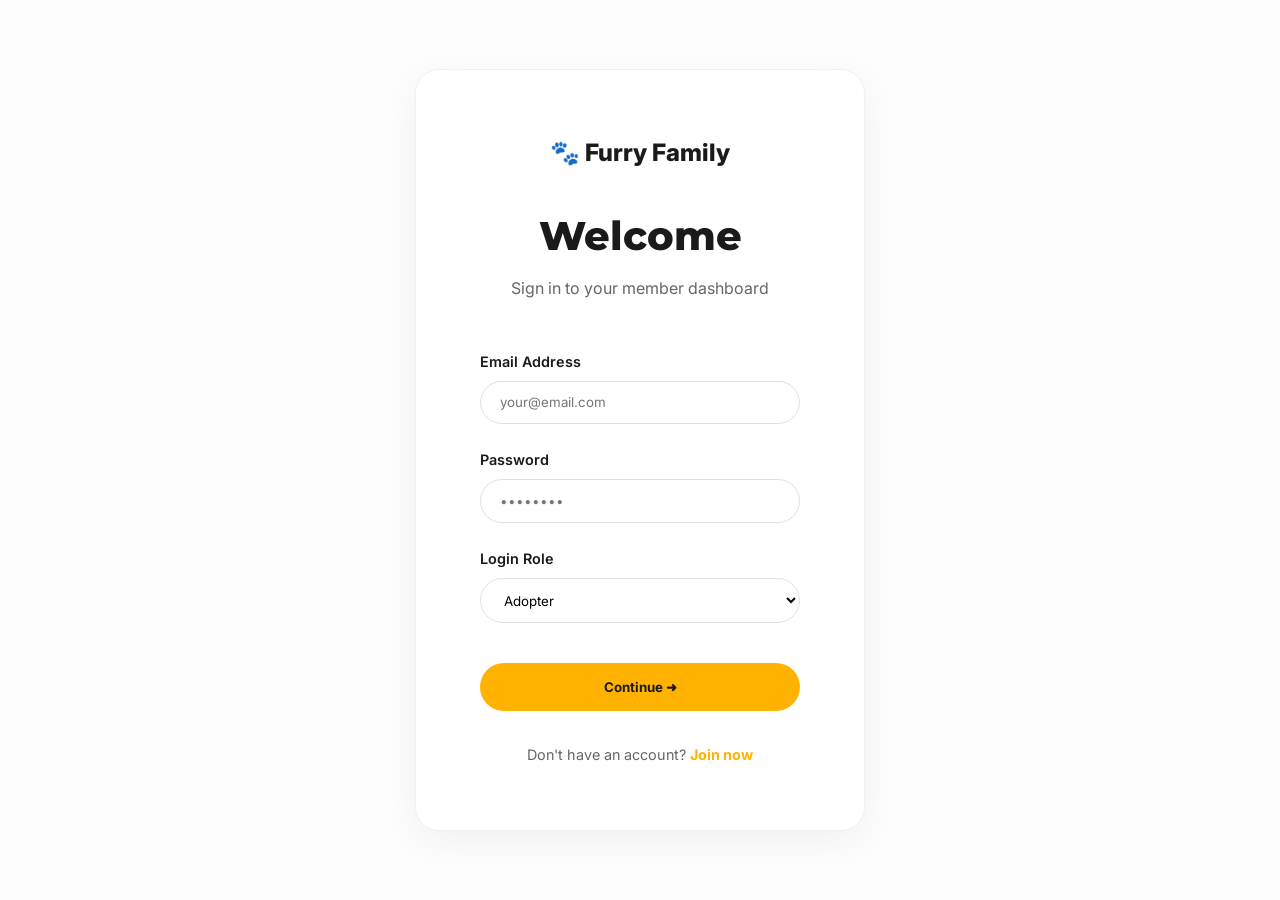
<file: target/classes/static/login.html>
<!DOCTYPE html>
<html lang="en">
<head>
    <meta charset="UTF-8">
    <meta name="viewport" content="width=device-width, initial-scale=1.0">
    <title>Login | Furry Family</title>
    <link href="https://fonts.googleapis.com/css2?family=Montserrat:wght@800&family=Inter:wght@400;600;700&display=swap" rel="stylesheet">
    <link rel="stylesheet" href="css/style.css">
    <style>
        body { background: #fdfdfd; display: flex; align-items: center; justify-content: center; min-height: 100vh; padding: 1rem; }
        .login-box { width: 100%; max-width: 450px; padding: 4rem; text-align: center; }
    </style>
</head>
<body>
    <div class="glass-panel login-box">
        <a href="index.html" class="logo" style="justify-content: center; margin-bottom: 2rem; font-size: 1.5rem;">🐾 Furry Family</a>
        <h2 style="margin-bottom: 0.5rem; font-size: 2.5rem;">Welcome</h2>
        <p style="color:var(--text-muted); margin-bottom: 3rem;">Sign in to your member dashboard</p>
        
        <form id="login-form">
            <div class="form-group" style="text-align: left;">
                <label>Email Address</label>
                <input type="email" id="login-email" required placeholder="your@email.com" style="border-radius: 50px;">
            </div>
            <div class="form-group" style="text-align: left;">
                <label>Password</label>
                <input type="password" id="login-password" required placeholder="••••••••" style="border-radius: 50px;">
            </div>
            <div class="form-group" style="text-align: left;">
                <label>Login Role</label>
                <select id="role-select" style="border-radius: 50px; background: #fff;">
                    <option value="ADOPTER">Adopter</option>
                    <option value="STAFF">Shelter Staff</option>
                    <option value="VOLUNTEER">Volunteer</option>
                    <option value="BREEDER">Breeder</option>
                </select>
            </div>
            <button type="submit" class="btn btn-primary" style="width: 100%; padding: 1rem; margin-top: 1rem;">Continue ➜</button>
        </form>
        
        <p style="margin-top: 2rem; font-size: 0.9rem; color: var(--text-muted);">
            Don't have an account? <a href="index.html" style="color:var(--primary); text-decoration: none; font-weight: 700;">Join now</a>
        </p>
    </div>

    <script>
        document.getElementById('login-form').addEventListener('submit', async (e) => {
            e.preventDefault();
            const payload = {
                email: document.getElementById('login-email').value.trim(),
                password: document.getElementById('login-password').value.trim(),
                role: document.getElementById('role-select').value
            };
            const res = await fetch('/auth/login', {
                method: 'POST',
                headers: {'Content-Type': 'application/json'},
                body: JSON.stringify(payload)
            });
            if (res.ok) {
                const user = await res.json();
                localStorage.setItem('user', JSON.stringify(user));
                const type = user.userType.toUpperCase();
                if (type.includes('ADOPTER')) window.location.href = 'dashboard-adopter.html';
                else if (type.includes('STAFF')) window.location.href = 'dashboard-staff.html';
                else if (type.includes('VOLUNTEER')) window.location.href = 'dashboard-volunteer.html';
                else if (type.includes('BREEDER')) window.location.href = 'dashboard-breeder.html';
                else if (type.includes('VET')) window.location.href = 'dashboard-vet.html';
            } else {
                alert('Invalid login credentials.');
            }
        });
    </script>
</body>
</html>
</file>
<file: target/classes/static/css/style.css>
@import url('https://fonts.googleapis.com/css2?family=Montserrat:wght@400;500;600;700;800&family=Inter:wght@400;500;600&display=swap');

:root {
    --primary: #ffb300; /* Vibrant Golden Yellow */
    --primary-hover: #e6a100;
    --primary-light: #fff9e6;
    --text-dark: #1a1a1a;
    --text-muted: #666666;
    --white: #ffffff;
    --bg-body: #f8f9fa;
    --card-shadow: 0 10px 40px rgba(0, 0, 0, 0.05);
    --border-radius: 24px;
}

* {
    margin: 0;
    padding: 0;
    box-sizing: border-box;
    font-family: 'Inter', sans-serif;
}

body {
    background-color: var(--white);
    color: var(--text-dark);
    line-height: 1.6;
}

h1, h2, h3, h4 {
    font-family: 'Montserrat', sans-serif;
    font-weight: 800;
    color: var(--text-dark);
}

.container {
    max-width: 1200px;
    margin: 0 auto;
    padding: 0 2rem;
}

/* Header */
header {
    display: flex;
    justify-content: space-between;
    align-items: center;
    padding: 1.5rem 0;
    background: var(--white);
}

.logo {
    display: flex;
    align-items: center;
    gap: 0.5rem;
    font-size: 1.25rem;
    font-weight: 800;
    color: var(--text-dark);
    text-decoration: none;
}

.logo-icon {
    width: 32px;
    height: 32px;
    background: var(--primary);
    border-radius: 8px;
    display: flex;
    align-items: center;
    justify-content: center;
    color: white;
}

/* Buttons */
.btn {
    padding: 0.8rem 1.8rem;
    border-radius: 50px;
    font-weight: 700;
    border: none;
    cursor: pointer;
    transition: all 0.3s cubic-bezier(0.4, 0, 0.2, 1);
    display: inline-flex;
    align-items: center;
    justify-content: center;
    gap: 0.5rem;
    text-decoration: none;
}

.btn-primary {
    background: var(--primary);
    color: var(--text-dark);
}

.btn-primary:hover {
    background: var(--primary-hover);
    transform: translateY(-2px);
    box-shadow: 0 10px 20px rgba(255, 179, 0, 0.2);
}

.btn-outline {
    background: transparent;
    border: 2px solid var(--primary);
    color: var(--text-dark);
}

.btn-outline:hover {
    background: var(--primary-light);
}

/* Hero Section */
.hero {
    display: flex;
    align-items: center;
    justify-content: space-between;
    padding: 4rem 0;
    gap: 2rem;
}

.hero-content {
    flex: 1;
    max-width: 550px;
}

.hero-image {
    flex: 1;
    position: relative;
    display: flex;
    justify-content: flex-end;
}

.hero-image img {
    width: 100%;
    max-width: 450px;
    border-bottom-left-radius: 100px;
    border-top-right-radius: 100px;
}

.hero h1 {
    font-size: 3.5rem;
    line-height: 1.1;
    margin-bottom: 1.5rem;
}

/* Action Cards (Adopt, Donate, Volunteer) */
.action-cards {
    display: grid;
    grid-template-columns: repeat(3, 1fr);
    gap: 1.5rem;
    margin-top: -2rem;
    margin-bottom: 5rem;
}

.action-card {
    padding: 2.5rem;
    border-radius: var(--border-radius);
    text-align: center;
    background: var(--white);
    box-shadow: var(--card-shadow);
    transition: transform 0.3s ease;
}

.action-card:hover { transform: translateY(-10px); }

.action-card.yellow {
    background: var(--primary);
    color: var(--text-dark);
}

.action-card h3 { margin-bottom: 1rem; }
.action-card p { font-size: 0.9rem; color: inherit; opacity: 0.8; margin-bottom: 1.5rem; }

/* Stats */
.stats-box {
    display: flex;
    gap: 4rem;
    padding: 3rem 0;
}

.stat-item h2 {
    font-size: 2.5rem;
    color: var(--primary);
    margin-bottom: 0.2rem;
}

/* Pet Listing */
.section-header {
    display: flex;
    justify-content: space-between;
    align-items: center;
    margin-bottom: 3rem;
}

.pet-grid {
    display: grid;
    grid-template-columns: repeat(auto-fill, minmax(280px, 1fr));
    gap: 2rem;
}

.pet-card {
    background: var(--white);
    border-radius: var(--border-radius);
    overflow: hidden;
    box-shadow: var(--card-shadow);
    transition: 0.3s;
}

.pet-card:hover { transform: translateY(-5px); }

.pet-card img {
    width: 100%;
    height: 240px;
    object-fit: cover;
}

.pet-info { padding: 1.5rem; }

/* Dashboard UI */
.glass-panel {
    background: var(--white);
    border: 1px solid #f1f1f1;
    border-radius: var(--border-radius);
    padding: 2rem;
    box-shadow: var(--card-shadow);
}

.dash-nav {
    display: flex;
    background: #fdfdfd;
    padding: 0.5rem;
    border-radius: 50px;
    gap: 0.5rem;
    margin-bottom: 3rem;
    border: 1px solid #eeeeee;
}

.dash-nav .btn {
    border-radius: 50px;
    padding: 0.8rem 2rem;
}

/* Modal */
.modal-overlay {
    position: fixed;
    top: 0; left: 0; width: 100%; height: 100%;
    background: rgba(0,0,0,0.5);
    display: none;
    align-items: center;
    justify-content: center;
    z-index: 1000;
}

.modal {
    background: var(--white);
    width: 90%;
    max-width: 500px;
    padding: 3rem;
    border-radius: var(--border-radius);
    position: relative;
}

.form-group { margin-bottom: 1.5rem; }
.form-group label { display: block; margin-bottom: 0.5rem; font-weight: 600; font-size: 0.9rem; }
.form-group input, .form-group select, .form-group textarea {
    width: 100%; padding: 0.8rem 1.2rem; border-radius: 12px;
    border: 1px solid #e0e0e0; outline: none; transition: 0.2s;
}
.form-group input:focus { border-color: var(--primary); }

/* Footer */
footer {
    background: #fdfdfd;
    border-top: 1px solid #eee;
    padding: 5rem 0 3rem;
    margin-top: 8rem;
}

.footer-grid {
    display: grid;
    grid-template-columns: 2fr 1fr 1fr 1fr;
    gap: 4rem;
    margin-bottom: 4rem;
}

.footer-col h4 { margin-bottom: 1.5rem; text-transform: uppercase; font-size: 0.8rem; letter-spacing: 1px; }
.footer-col ul { list-style: none; }
.footer-col li { margin-bottom: 0.8rem; }
.footer-col a { color: var(--text-muted); text-decoration: none; font-size: 0.9rem; transition: 0.2s; }
.footer-col a:hover { color: var(--primary); }
</file>
